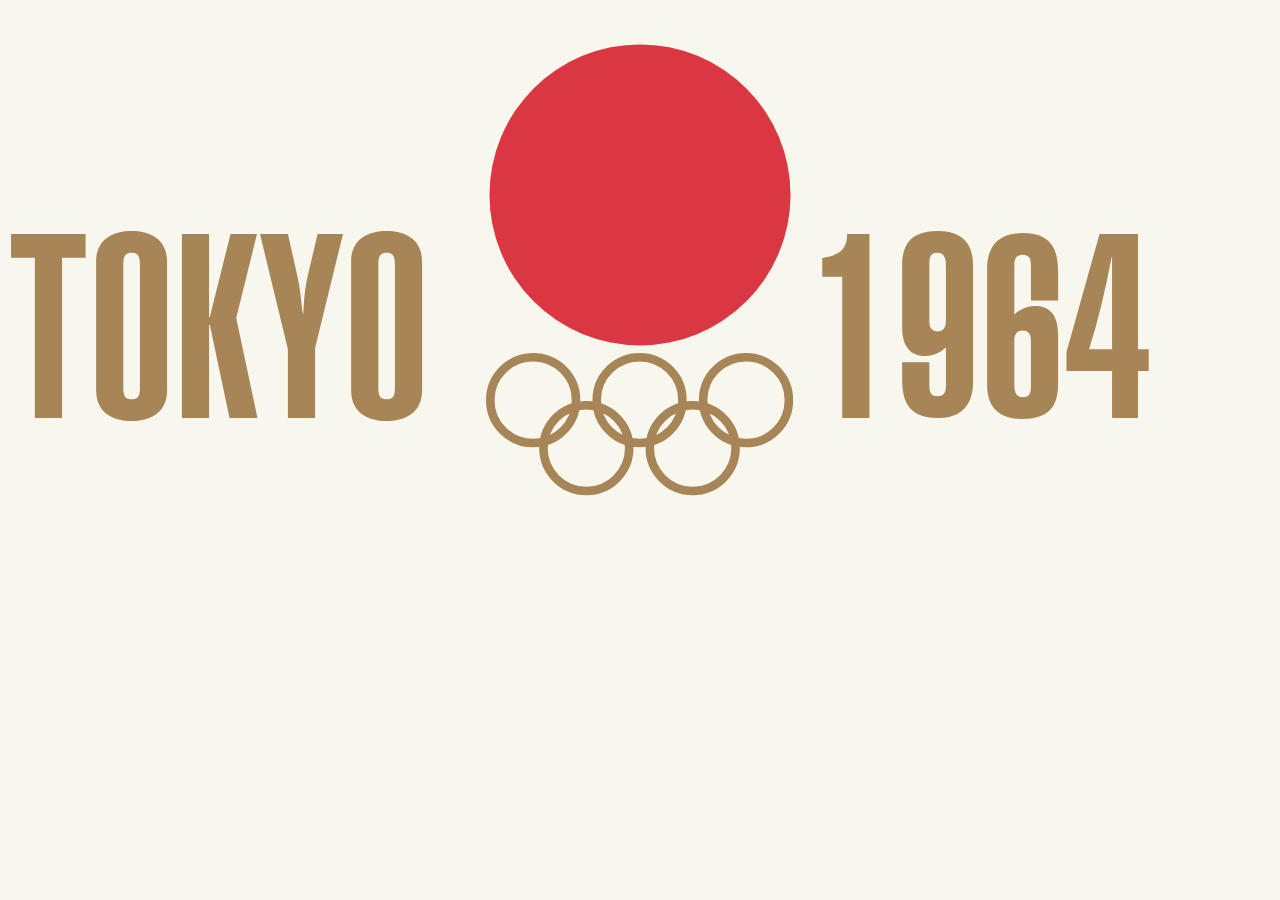
<file: index.html>
<!DOCTYPE html>
<html lang="en">
  <head>
    <meta charset="UTF-8"/>
    <title>Tokyo Olympics 1964</title>
    <link rel="stylesheet" type="text/css"/>
    <script type="text/javascript">

    </script>
    <link rel="stylesheet" href="poster-styles.css"/>
    <meta content="width=device-width, initial-scale=1" name="viewport" />
  </head>
  <style>
  /* svg#fuji2 {
    opacity: 0;
  } */
  </style>

  <body>

    <div class="wrapper">
      <div id="showcase1" class="box1">
         <h1 class="textgradient">TOKYO</h1>
      </div>
          <div></div>
          <div class="box-5"></div>
          <div class="box-6"></div>
            <div class="box-7">
              <h1 class="headers1 textgradient">TOKYO</h1>
              <h1 class="headers2 textgradient">1964</h1>
            </div>


          <div class="box-4">

          </div>

      <div class="box2">

        <svg class="fujisun" xmlns="http://www.w3.org/2000/svg" viewBox="0 0 431.8 431.82">

          <svg class="fuji toggle" id="fuji2" xmlns="http://www.w3.org/2000/svg" viewBox="0 -40 430 1">
                <polygon points="0 101.33 111.15 68.93 154.35 45.46 203.61 7.05 224.04 5.94 230.35 2.31 234.93 5.94 304 53 337.05 70.04 406.98 94.28 424.9 91.87 442.09 97.11 442.07 171.49 0 171.49 0 101.33" fill="#37458c"/>
                <polygon points="111.35 67.49 88.81 99.79 121.67 76.12 105.64 99.79 127.43 81.5 118.58 99.79 153.67 72.35 145.69 88.55 165.68 75.21 183.25 100.49 201.26 68.3 198.48 86.87 216.8 71.93 206.34 89.95 254.36 71.09 307.52 81.78 307.83 72.35 343.79 94 338.59 77.73 400.74 91.99 337.91 68.93 305.05 52.17 235.8 4.82 230.32 0 223.36 4.19 203.58 5.55 153.36 44 111.35 67.49" fill="#fff"/>
          </svg>

              <clipPath id="clipCircle">
              <circle class="mobiel-circle" cx="215.91" cy="215.91" r="315.91" fill="#db3742"/>  <!-- 215.91" cy="215.91" r="215.91 -->
              <clipPath>
        </svg>

        <!-- <svg id="picto1" width="80px" x="20px" y="-145px" xmlns="http://www.w3.org/2000/svg" viewBox="0 0 224.11 86.37">
            <path d="M139.35,280.7l88.49-25.33s6.33-1.18,12.12-11.15S280.6,208,284,207.61s-.47-2.29,14.1,3.7,44.49,18.41,44.49,18.41l20.12,8.37-3.35,11.72-33.14-8.31s-30.5-7.17-46,8.79l-13.49,19.88s7.91,2.58,12.14-3.6,9.36-14.45,20.85-12.88,17,9.45,17.55,14.25.31,13.25-4.17,17.53-10.53,10-20.33,0L284,274.75s-5.72,12.6-11.83,15.17-13.42,6.08-25.92-.67c0,0-8.5-5-11-14.75,0,0-6,16.7-23.25,18.85,0,0-21.75,2.15-27.75-20.1,0,0-5.41,15.64-17.83,18.7s-27.79-7.71-27.79-7.71Z" transform="translate(-138.63 -207.04)"/>
        </svg> -->

<svg xmlns="http://www.w3.org/2000/svg" viewBox="0 0 431.92 400.05">  <!-- 431.92 400.05 -->

    <svg id="picto1" width="80px" x="20px" y="-145px" xmlns="http://www.w3.org/2000/svg" viewBox="0 0 224.11 86.37">
          <path d="M139.35,280.7l88.49-25.33s6.33-1.18,12.12-11.15S280.6,208,284,207.61s-.47-2.29,14.1,3.7,44.49,18.41,44.49,18.41l20.12,8.37-3.35,11.72-33.14-8.31s-30.5-7.17-46,8.79l-13.49,19.88s7.91,2.58,12.14-3.6,9.36-14.45,20.85-12.88,17,9.45,17.55,14.25.31,13.25-4.17,17.53-10.53,10-20.33,0L284,274.75s-5.72,12.6-11.83,15.17-13.42,6.08-25.92-.67c0,0-8.5-5-11-14.75,0,0-6,16.7-23.25,18.85,0,0-21.75,2.15-27.75-20.1,0,0-5.41,15.64-17.83,18.7s-27.79-7.71-27.79-7.71Z" transform="translate(-138.63 -207.04)"/>
    </svg>

    <svg id="picto2" width="80px" x="175px" y="-145px" xmlns="http://www.w3.org/2000/svg" viewBox="0 0 60.78 35.9">
          <path d="M26.77,16c1,1.17,2,2.33,2.9,3.57s1.81,1.68,3.27.76c1.29-.81,2.75-1.36,4.67-2.29-.69,3.92-1.15,7.44-2,10.87-.46,1.92-2.16,1.94-3.82,1.41-3.1-1-6.18-2.12-9.33-2.95a6,6,0,0,0-3.68.25C13.43,30,8.13,32.51,2.8,35c-.71.33-1.45.61-2.17.91L0,35.33c.69-1,1.19-2.29,2.12-3,3-2.21,6.27-4.14,9.33-6.32a22.9,22.9,0,0,0,3-3.08c.21-.23.39-.69.61-.71C19.81,21.94,22.32,17.55,26.77,16Z"/>
          <path d="M43.88,25.11c-.21-3.09-.42-5.76-.57-8.43-.06-1.12-.1-2-1.62-2.21a2.76,2.76,0,0,1-1.93-1.79c-.09-.66.76-1.68,1.45-2.18a14.58,14.58,0,0,1,4.08-2.17c1.12-.33,2.82-.47,3.57.14A4.7,4.7,0,0,1,50.13,12a85.2,85.2,0,0,1-1.55,8.43H59.87c-1,1-1.43,2-2,2.1C53.29,23.49,48.72,24.25,43.88,25.11Z"/>
          <path d="M25.07,7C28,4.73,30.85,2.39,33.79.15a2,2,0,0,1,1.57,0c3.32,1.28,6.61,2.61,10,4-4,2.86-5.51,3-9.16.66-1.33-.87-2.39-1.09-3.74-.11a29.2,29.2,0,0,1-4.39,2.64,9.64,9.64,0,0,1-2.73.47Z"/>
          <path d="M60.78,5.69a4,4,0,0,1-3.86,4,4.22,4.22,0,0,1-4-4.11,3.84,3.84,0,0,1,3.73-3.78A4,4,0,0,1,60.78,5.69Z"/>
    </svg>

    <svg id="picto3" width="80px" x="325px" y="-145px" xmlns="http://www.w3.org/2000/svg" viewBox="0 0 63.58 35.2">
          <path d="M25.33,7.62c.48,1,.66,1.42.92,1.82,1.93,2.93,3.07,3.09,5.64.83.85-.76,1.72-1.5,2.87-2.5,2,2.36,4.2,4.56,6,7,1.53,2.11.25,4.25-2.64,4.55-3.17.33-6.37.28-9.52.69a4.63,4.63,0,0,0-3,1.86c-1.71,2.77-3,5.77-4.65,8.6-.38.68-1.28,1.06-1.94,1.58l-.54-.58Z"/>
          <path d="M30.09,0C36,0,41.29,0,46.58.05c3.05.05,4.28,1.61,4.31,4.7,0,4.89.23,9.78.29,14.67a5.28,5.28,0,0,1-.53,1.6c-.43-.41-1.07-.74-1.25-1.25-1-2.65-1.85-5.35-2.81-8a2.27,2.27,0,0,0-.9-1,2.15,2.15,0,0,0-1.17-.32C37.56,10.64,34,5.86,30.09,0Z"/>
          <path d="M46.27,14.81c-4.9,5.49-5.89,10.1-3.38,14.28a10.42,10.42,0,0,0,11.53,5c4.6-1,8.14-4.83,8.21-9.46.11-7.26-4.27-10.54-11.48-11.27,4-1.57,10.27,2.19,11.87,7.08,1.86,5.65-1.07,11.65-7.05,14-5.56,2.2-11.8-.52-14.39-6.28A10.44,10.44,0,0,1,46.27,14.81Z"/>
          <path d="M56.23,8.17A3.9,3.9,0,0,1,52.5,4.64,3.87,3.87,0,0,1,56.06.69,3.69,3.69,0,0,1,60,4.2,3.72,3.72,0,0,1,56.23,8.17Z"/>
          <path d="M17.9,32.64c-3.1,3-8,3.29-12.22.86S-.77,26.22.23,21.88A11.6,11.6,0,0,1,11,12.7c4.14-.22,8.74,2.39,9.8,5.77-2-2.39-4.31-4.29-7.46-4.73A10.52,10.52,0,0,0,4.59,16C1,19.1-.33,24.11,1.74,28a12.54,12.54,0,0,0,4.14,4.64,11.93,11.93,0,0,0,6,1.52C13.89,34.13,15.88,33.18,17.9,32.64Z"/>
    </svg>

    <svg id="picto4" width="80px" x="100px" y="-55px" xmlns="http://www.w3.org/2000/svg" viewBox="0 0 58.52 33.63">
          <path d="M16.83,31.44c.44-2.3,1.15-4,1-5.62-.22-2.1.92-2.88,2.33-3.79,5-3.18,9.86-6.4,14.79-9.62a3,3,0,0,0,1.31-1.6L33.32,12c-7.21,2.85-14.41,5.73-21.64,8.53a3.65,3.65,0,0,0-2.77,3.7C8.74,28,6.48,30.89,3.52,33.14a2.8,2.8,0,0,1-2.43.34A2.73,2.73,0,0,1,0,31.31,123,123,0,0,1,1,18.87a5,5,0,0,1,2.72-3.08C15.69,10.57,28.3,8.07,41.18,6.72a2.64,2.64,0,0,1,2,.9c.21.26-.18,1.32-.58,1.76-4,4.36-7.64,9-12.06,12.86C26.47,25.73,21.63,28.27,16.83,31.44Z"/>
          <path d="M58.51,4.58A4.93,4.93,0,0,1,53.92,9.4a4.85,4.85,0,0,1-4.85-4.55A5.07,5.07,0,0,1,53.69,0,4.93,4.93,0,0,1,58.51,4.58Z"/>
          <path d="M7.16,10.22A4.68,4.68,0,0,1,11,5.57a4.43,4.43,0,0,1,4.8,2.91,2.24,2.24,0,0,1-.78,2,31.45,31.45,0,0,1-5.69,2.13C7.05,13.21,7.55,11.17,7.16,10.22Z"/>
    </svg>

    <svg id="picto5" width="80px" x="250px" y="-55px" xmlns="http://www.w3.org/2000/svg" viewBox="0 0 57.67 31.82">
          <path d="M0,31.81c-.46-5,3.45-9.06,8.8-9.21,3-.09,6.05.13,9.06,0A3,3,0,0,0,20,21.25c1.46-2.73,2.72-5.57,4.06-8.37,2.56-5.31,5-6.05,10.54-3L30.73,22.58c1.95,1,3,.37,3.89-1.26a53.75,53.75,0,0,1,4.58-7.49c1.36-1.74,3.37-3,5.07-4.44,1.21-1,2.38-2.1,3.87-3.42-.89,2.44.43,3.17,2.11,4.16a79.55,79.55,0,0,1,7.42,5.46c-1.27,3.56-1.27,3.56-4.77,2.95-5.16-.9-5.17-.9-6.11,4.22-.4,2.16-.86,4.33-1.06,6.51-.17,1.76-.89,2.3-2.64,2.3-10.05,0-20.1.16-30.15.23C8.63,31.83,4.32,31.81,0,31.81Z"/>
          <path d="M38.75,3.88A4.1,4.1,0,0,1,34.54,8a3.75,3.75,0,0,1-3.85-3.83A4,4,0,0,1,34.56,0,4.11,4.11,0,0,1,38.75,3.88Z"/>

  </svg>
        <circle class="ring1" cx="66.3" cy="66.3" r="60.3"/>
        <circle class="ring2" cx="215.94" cy="66.3" r="60.3"/>
        <circle class="ring3" cx="365.61" cy="66.3" r="60.3"/>
        <circle class="ring4" cx="141.07" cy="133.75" r="60.3"/>
        <circle class="ring5" cx="290.62" cy="133.75" r="60.3"/>
</svg>

</div>


<div id="showcase2" class="box3">
  <h1 class="textgradient">1964</h1>
</div>

    </div>
    <script>
    // function fadeIn(el){
    // 	var elem = document.getElementById(el);
    // 	elem.style.transition = "opacity 1.5s ease-in 0.1s";
    // 	elem.style.opacity = 1;
    // }
    // function fadeOut(el){
    // 	var elem = document.getElementById(el);
    // 	elem.style.transition = "opacity 1s linear 0s";
    // 	elem.style.opacity = 0;
    // }

    // var test = document.getElementById('fuji2')
    // test.onclick = function() {
    //   test.classList.toggle('toggle')
    // }

    window.onload = function() {
      var test = document.getElementById('fuji2')
      test.onclick = function() {
      test.classList.toggle('toggle')
      }
    };

    //
    // document.onkeyup = function (e) {
    // console.log(pictostyle);
    // if (e.keycode === 90) {
    //     var pictostyle = document.getElementById("picto1").classList.toggle("picostyle");
    // }

    var pictostyle = document.getElementById("picto1");
    document.addEventListener('keypress', function(e) {
      if(e.keyCode === 122) {
        pictostyle.classList.toggle("pictostyle");
      }
    })

    var pictostyle2 = document.getElementById("picto2");
    document.addEventListener('keypress', function(e) {
      if(e.keyCode === 104) {
        pictostyle2.classList.toggle("pictostyle2");
      }
    })

    var pictostyle3 = document.getElementById("picto3");
    document.addEventListener('keypress', function(e) {
      if(e.keyCode === 119) {
        pictostyle3.classList.toggle("pictostyle3");
      }
    })

    var pictostyle4 = document.getElementById("picto4");
    document.addEventListener('keypress', function(e) {
      if(e.keyCode === 118) {
        pictostyle4.classList.toggle("pictostyle4");
      }
    })

    var pictostyle5 = document.getElementById("picto5");
    document.addEventListener('keypress', function(e) {
      if(e.keyCode === 112) {
        pictostyle5.classList.toggle("pictostyle5");
      }
    })

    </script>
  </body>

</html>
</file>
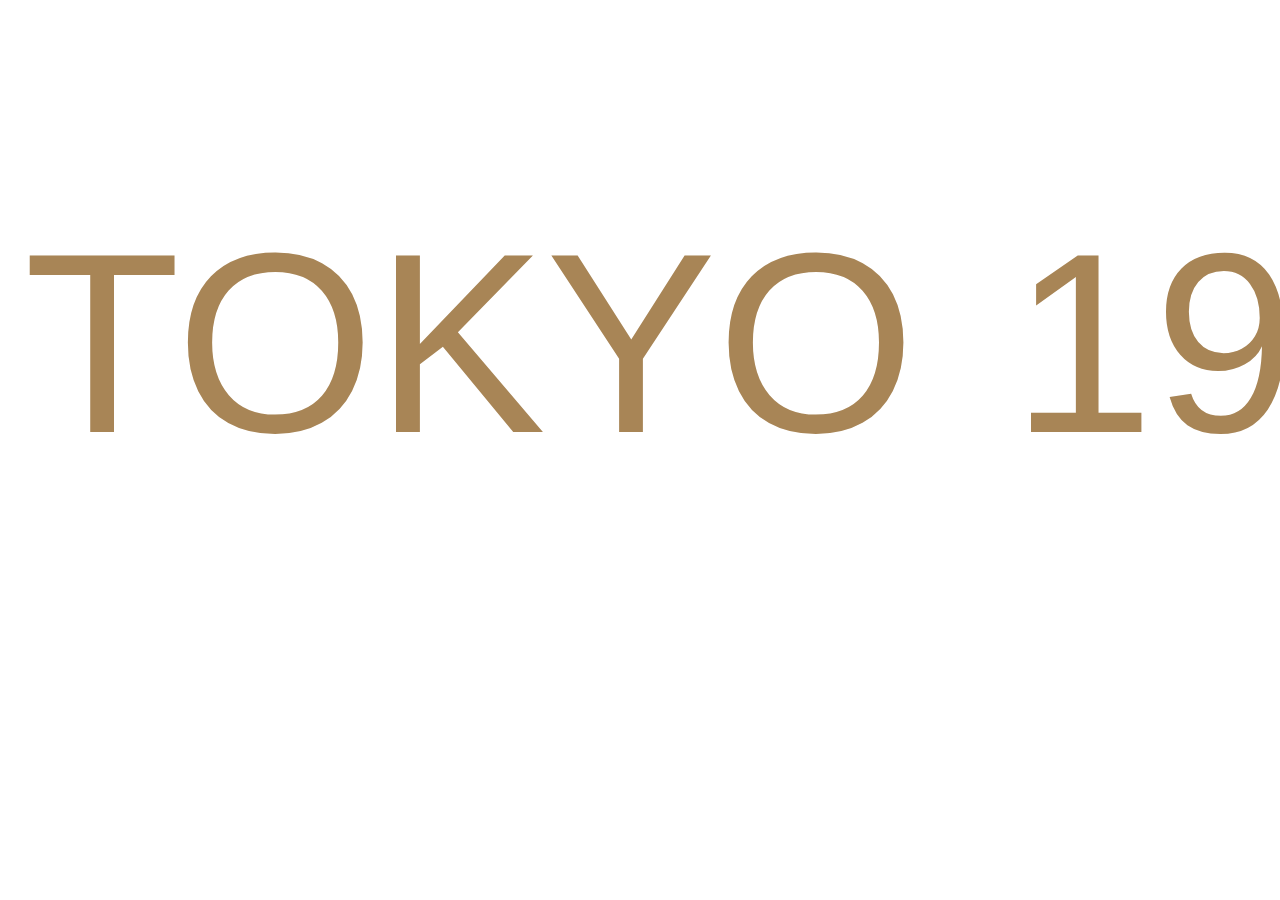
<file: Poster/index.html>
<!DOCTYPE html>
<html lang="en">
  <head>
    <meta charset="UTF-8"/>
    <title>Tokyo Olympics 1964</title>
    <link href="https://db.onlinewebfonts.com/c/74fc282ac1937b053f409b3b70eb1bb6?family=Helvetica" rel="stylesheet" type="text/css"/>
    <link rel="stylesheet" href="poster-styles.css"/>

  </head>

  <body>
    <div class="wrapper">

      <div class="box1">
        <h1>TOKYO</h1>
      </div>

      <div class="box2">
        <svg xmlns="http://www.w3.org/2000/svg" viewBox="0 0 431.8 431.82">
          <title>
            Cirkel
          </title>
    <g data-name="Cirkel">
      <g>
        <circle cx="215.91" cy="215.91" r="115.91" fill="#db3742"/>  <!-- 215.91" cy="215.91" r="215.91 -->
      </g>
    </g>
  </svg>

  <svg  xmlns="http://www.w3.org/2000/svg" viewBox="0 0 431.92 400.05">  <!-- 431.92 400.05 -->
    <defs>
      <!-- <style>
        .cls-1{fill:none;stroke:#a88556;stroke-miterlimit:10;stroke-width:12px}
      </style> -->
    </defs>
      <title>
        Ringen_los
      </title>
    <g id="Ringen" data-name="Ringen">
      <g id="Ringen" data-name="Ringen">
        <circle class="ring1" cx="66.3" cy="66.3" r="60.3"/>
        <circle class="ring2" cx="215.94" cy="66.3" r="60.3"/>
        <circle class="ring3" cx="365.61" cy="66.3" r="60.3"/>
        <circle class="ring4" cx="141.07" cy="133.75" r="60.3"/>
        <circle class="ring5" cx="290.62" cy="133.75" r="60.3"/>
      </g>
    </g>
  </svg>
<!--  Ringen
<svg xmlns="http://www.w3.org/2000/svg" viewBox="0 0 435.2 435.2">
  <defs>
    <style>
      .cls-1,.cls-2{fill:none;stroke:#f7f7ed;stroke-miterlimit:10}.cls-2{fill:#a88556}
    </style>
  </defs>
  <title>
    Ringen
  </title>
  <g id="Ringen" data-name="Laag 2">
    <g id="Ringen">
      <path class="cls-1" d="M316.93,87.41a54.11,54.11,0,0,0,25.65,28.51A54.11,54.11,0,0,0,316.93,87.41Z"/>
      <path class="cls-1" d="M283.41,82.16a67.55,67.55,0,0,1-45,49.9c-.07,1.1-.12,2.21-.12,3.32a54,54,0,1,0,107.91,0c0-1.14,0-2.27-.12-3.4a67.53,67.53,0,0,1-44.75-49.77,53.62,53.62,0,0,0-17.93,0Z"/>
      <path class="cls-1" d="M217.49,14a54,54,0,0,0-54,54c0,1.12.05,2.23.11,3.33a67.55,67.55,0,0,1,45,49.89,53.23,53.23,0,0,0,17.69,0,67.55,67.55,0,0,1,45-49.89c.06-1.1.11-2.21.11-3.33A54,54,0,0,0,217.49,14Z"/>
      <path class="cls-1" d="M267.86,87.27a54.15,54.15,0,0,0-26,28.79A54.11,54.11,0,0,0,267.86,87.27Z"/>
      <path class="cls-1" d="M167.11,87.27a54.11,54.11,0,0,0,26,28.79A54.11,54.11,0,0,0,167.11,87.27Z"/>
      <path class="cls-1" d="M67.94,14a54,54,0,1,0,8.85,107.17,67.54,67.54,0,0,1,45-49.89c.07-1.1.12-2.21.12-3.33A54,54,0,0,0,67.94,14Z"/>
      <path class="cls-1" d="M133.87,82.16a67.56,67.56,0,0,1-45,49.9c-.06,1.1-.11,2.21-.11,3.32a54,54,0,1,0,107.91,0c0-1.11,0-2.22-.11-3.32a67.56,67.56,0,0,1-45-49.9,53.95,53.95,0,0,0-17.69,0Z"/>
      <path class="cls-1" d="M118.32,87.27a54.11,54.11,0,0,0-26,28.79A54.15,54.15,0,0,0,118.32,87.27Z"/>
      <path class="cls-1" d="M358.17,121.12A53.95,53.95,0,1,0,313.3,67.94c0,1.15.05,2.28.12,3.41A67.52,67.52,0,0,1,358.17,121.12Z"/>
      <path class="cls-2" d="M346.21,135.38a54,54,0,1,1-107.91,0c0-1.11,0-2.22.12-3.32a53.83,53.83,0,0,1,29.44-44.79,53.53,53.53,0,0,0,3.47-16A67.33,67.33,0,0,0,224.83,135c0,.14,0,.27,0,.4a67.44,67.44,0,1,0,134.88,0c0-.14,0-.28,0-.43a66.68,66.68,0,0,1-13.6-3C346.16,133.11,346.21,134.24,346.21,135.38Z"/>
      <path class="cls-2" d="M292.26,81.43a54.45,54.45,0,0,1,9.08.78,53.13,53.13,0,0,1,15.59,5.2,54.11,54.11,0,0,1,25.65,28.51,53.73,53.73,0,0,0,15.59,5.2,67.52,67.52,0,0,0-44.75-49.77,68.59,68.59,0,0,0-21.16-3.41,68.41,68.41,0,0,0-7.34.41,67.46,67.46,0,0,1-1.51,13.81A54.86,54.86,0,0,1,292.26,81.43Z"/>
      <path class="cls-2" d="M196.67,135.38a54,54,0,1,1-107.91,0c0-1.11,0-2.22.11-3.32a53.53,53.53,0,0,1,3.47-16,54.11,54.11,0,0,1,26-28.79,53.83,53.83,0,0,0,3.46-16A67.41,67.41,0,0,0,75.28,135c0,.14,0,.27,0,.4a67.45,67.45,0,1,0,134.89,0c0-.13,0-.26,0-.4a67,67,0,0,1-13.59-2.92C196.62,133.16,196.67,134.27,196.67,135.38Z"/>
      <path class="cls-2" d="M142.71,81.43a54.86,54.86,0,0,1,8.85.73,53.42,53.42,0,0,1,15.55,5.11,54.11,54.11,0,0,1,26,28.79,53.4,53.4,0,0,0,15.55,5.1,67.38,67.38,0,0,0-58.59-52.81,65.91,65.91,0,0,0-14.68,0,66.77,66.77,0,0,1-1.5,13.81A54.83,54.83,0,0,1,142.71,81.43Z"/>
      <path class="cls-2" d="M367.25.5a67.45,67.45,0,0,0-67.44,67.44c0,.15,0,.29,0,.44a66.68,66.68,0,0,1,13.6,3c-.07-1.13-.12-2.26-.12-3.41a53.92,53.92,0,1,1,3.63,19.47,53.13,53.13,0,0,0-15.59-5.2A67.53,67.53,0,0,0,346.09,132a68,68,0,0,0,21.16,3.4A67.44,67.44,0,1,0,367.25.5Z"/>
      <path class="cls-2" d="M163.53,67.94a54,54,0,0,1,107.91,0c0,1.12-.05,2.23-.11,3.33a53.53,53.53,0,0,1-3.47,16,54.11,54.11,0,0,1-26,28.79,53.83,53.83,0,0,0-3.46,16,67.42,67.42,0,0,0,46.5-63.71c0-.14,0-.27,0-.41a67.45,67.45,0,0,0-134.89,0c0,.14,0,.27,0,.41a67,67,0,0,1,13.59,2.92C163.58,70.17,163.53,69.06,163.53,67.94Z"/>
      <path class="cls-2" d="M217.49,121.9a54,54,0,0,1-50.38-34.63,53.42,53.42,0,0,0-15.55-5.11A67.38,67.38,0,0,0,210.15,135a67.54,67.54,0,0,0,14.68,0,66.94,66.94,0,0,1,1.5-13.82A53.71,53.71,0,0,1,217.49,121.9Z"/>
      <path class="cls-2" d="M67.94,121.9a54,54,0,1,1,54-54c0,1.12-.05,2.23-.12,3.33a53.83,53.83,0,0,1-29.44,44.79,53.53,53.53,0,0,0-3.47,16,67.56,67.56,0,0,0,45-49.9,66.77,66.77,0,0,0,1.5-13.81c0-.14,0-.27,0-.41a67.44,67.44,0,1,0-67.44,67.44,68.42,68.42,0,0,0,7.34-.4,67.64,67.64,0,0,1,1.51-13.82A53.74,53.74,0,0,1,67.94,121.9Z"/>
    </g>
  </g>
</svg>
-->
</div>
<!--
<div class="box2 cirkel">
<svg xmlns="http://www.w3.org/2000/svg" viewBox="0 0 2000 700">  <!-- 0 0 435.2 638.99 = original
  <defs>
    <style>
      .cls-1,.cls-2{fill:none;stroke:#f7f7ed;stroke-miterlimit:10}.cls-2{fill:#a88556}
    </style>
  </defs>
  <title>
    Poster
  </title>
  <g id="Cirkel">
    <circle cx="217.57" cy="215.91" r="215.91" fill="#db3742"/>
  </g>
  <g id="Ringen">
    <path class="cls-1" d="M397,533.7a54.14,54.14,0,0,0,25.64,28.51A54.14,54.14,0,0,0,397,533.7Z" transform="translate(-80.06 -10.63)"/>
    <path class="cls-1" d="M363.48,528.45a67.56,67.56,0,0,1-45,49.9c-.07,1.1-.11,2.21-.11,3.32a54,54,0,1,0,107.9,0c0-1.14,0-2.27-.11-3.4A67.55,67.55,0,0,1,381.4,528.5a54.27,54.27,0,0,0-9.08-.78A54.83,54.83,0,0,0,363.48,528.45Z" transform="translate(-80.06 -10.63)"/>
    <path class="cls-1" d="M297.55,460.28a53.94,53.94,0,0,0-54,54c0,1.12,0,2.23.11,3.33a67.52,67.52,0,0,1,45,49.89,53.23,53.23,0,0,0,17.69,0,67.53,67.53,0,0,1,45-49.89c.07-1.1.11-2.21.11-3.33A53.94,53.94,0,0,0,297.55,460.28Z" transform="translate(-80.06 -10.63)"/>
    <path class="cls-1" d="M347.92,533.56a54.09,54.09,0,0,0-26,28.79A54.09,54.09,0,0,0,347.92,533.56Z" transform="translate(-80.06 -10.63)"/>
    <path class="cls-1" d="M247.17,533.56a54.15,54.15,0,0,0,26,28.79A54.11,54.11,0,0,0,247.17,533.56Z" transform="translate(-80.06 -10.63)"/>
    <path class="cls-1" d="M148,460.28a54,54,0,1,0,8.84,107.17,67.53,67.53,0,0,1,45-49.89c.06-1.1.11-2.21.11-3.33A54,54,0,0,0,148,460.28Z" transform="translate(-80.06 -10.63)"/>
    <path class="cls-1" d="M213.93,528.45a67.55,67.55,0,0,1-45,49.9c-.07,1.1-.12,2.21-.12,3.32a54,54,0,1,0,107.91,0c0-1.11,0-2.22-.11-3.32a67.56,67.56,0,0,1-45-49.9,53.95,53.95,0,0,0-17.69,0Z" transform="translate(-80.06 -10.63)"/>
    <path class="cls-1" d="M198.38,533.56a54.15,54.15,0,0,0-26,28.79A54.11,54.11,0,0,0,198.38,533.56Z" transform="translate(-80.06 -10.63)"/>
    <path class="cls-1" d="M438.24,567.41a53.95,53.95,0,1,0-44.88-53.18c0,1.15.05,2.28.12,3.41A67.53,67.53,0,0,1,438.24,567.41Z" transform="translate(-80.06 -10.63)"/>
    <path class="cls-2" d="M426.27,581.67a54,54,0,1,1-107.9,0c0-1.11,0-2.22.11-3.32a53.53,53.53,0,0,1,3.47-16,54.09,54.09,0,0,1,26-28.79,53.53,53.53,0,0,0,3.47-16,67.53,67.53,0,0,0-45,49.89,68.35,68.35,0,0,0-1.5,13.82c0,.14,0,.27,0,.4a67.44,67.44,0,1,0,134.88,0c0-.14,0-.28,0-.43a66.58,66.58,0,0,1-13.59-3C426.23,579.4,426.27,580.53,426.27,581.67Z" transform="translate(-80.06 -10.63)"/>
    <path class="cls-2" d="M372.32,527.72a54.27,54.27,0,0,1,9.08.78,53.29,53.29,0,0,1,15.6,5.2,54.14,54.14,0,0,1,25.64,28.51,53.79,53.79,0,0,0,15.6,5.2,67.53,67.53,0,0,0-44.76-49.77,66.53,66.53,0,0,0-13.6-3,67.32,67.32,0,0,0-7.56-.44,68.41,68.41,0,0,0-7.34.41,68.17,68.17,0,0,1-1.5,13.81A54.83,54.83,0,0,1,372.32,527.72Z" transform="translate(-80.06 -10.63)"/>
    <path class="cls-2" d="M276.73,581.67a54,54,0,1,1-107.91,0c0-1.11.05-2.22.12-3.32a53.83,53.83,0,0,1,29.44-44.79,53.53,53.53,0,0,0,3.47-16,67.33,67.33,0,0,0-46.5,63.71c0,.14,0,.27,0,.4a67.44,67.44,0,1,0,134.88,0c0-.13,0-.26,0-.4a67.19,67.19,0,0,1-13.59-2.92C276.69,579.45,276.73,580.56,276.73,581.67Z" transform="translate(-80.06 -10.63)"/>
    <path class="cls-2" d="M222.78,527.72a54.83,54.83,0,0,1,8.84.73,53.42,53.42,0,0,1,15.55,5.11,54.11,54.11,0,0,1,26,28.79,53.5,53.5,0,0,0,15.55,5.1,67.52,67.52,0,0,0-45-49.89,66.66,66.66,0,0,0-13.59-2.92,65.91,65.91,0,0,0-14.68,0,67.46,67.46,0,0,1-1.51,13.81A54.86,54.86,0,0,1,222.78,527.72Z" transform="translate(-80.06 -10.63)"/>
    <path class="cls-2" d="M447.32,446.79a67.44,67.44,0,0,0-67.45,67.44c0,.15,0,.29,0,.44a66.53,66.53,0,0,1,13.6,3c-.07-1.13-.12-2.26-.12-3.41A54,54,0,1,1,397,533.7a53.29,53.29,0,0,0-15.6-5.2,67.55,67.55,0,0,0,44.76,49.77,66.58,66.58,0,0,0,13.59,3,67.44,67.44,0,1,0,7.57-134.45Z" transform="translate(-80.06 -10.63)"/>
    <path class="cls-2" d="M243.6,514.23a53.95,53.95,0,1,1,107.9,0c0,1.12,0,2.23-.11,3.33a53.53,53.53,0,0,1-3.47,16,54.09,54.09,0,0,1-26,28.79,53.53,53.53,0,0,0-3.47,16A67.35,67.35,0,0,0,365,514.64c0-.14,0-.27,0-.41a67.44,67.44,0,0,0-134.88,0c0,.14,0,.27,0,.41a66.66,66.66,0,0,1,13.59,2.92C243.64,516.46,243.6,515.35,243.6,514.23Z" transform="translate(-80.06 -10.63)"/>
    <path class="cls-2" d="M297.55,568.19a54,54,0,0,1-50.38-34.63,53.42,53.42,0,0,0-15.55-5.11,67.38,67.38,0,0,0,58.59,52.82,67.54,67.54,0,0,0,14.68,0,68.35,68.35,0,0,1,1.5-13.82A53.62,53.62,0,0,1,297.55,568.19Z" transform="translate(-80.06 -10.63)"/>
    <path class="cls-2" d="M148,568.19a54,54,0,1,1,54-54c0,1.12-.05,2.23-.11,3.33a53.53,53.53,0,0,1-3.47,16,54.11,54.11,0,0,1-26,28.79,53.83,53.83,0,0,0-3.46,16,67.42,67.42,0,0,0,46.5-63.71c0-.14,0-.27,0-.41A67.45,67.45,0,1,0,148,581.67a68.57,68.57,0,0,0,7.34-.4,66.94,66.94,0,0,1,1.5-13.82A53.71,53.71,0,0,1,148,568.19Z" transform="translate(-80.06 -10.63)"/>
  </g>
</svg>
</div>
-->
<div class="box3">
  <h1>1964</h1>
</div>

    </div>
  </body>

</html>
</file>
<file: poster-styles.css>
/* @import url(https://db.onlinewebfonts.com/c/74fc282ac1937b053f409b3b70eb1bb6?family=Helvetica); */

@font-face {
  src: url("./fonts/Helvetica_Ultra_Compressed.woff") format("woff");
  font-family: "Helvetica";
  font-style: normal;
  font-weight: normal;
}

h1 {
  font-family: "Helvetica";
  font-style: normal;
  font-weight: normal;
  font-size: 20vw;
  color: #a88556;
}
body {
  background-color: #f7f7ed;
}

.wrapper > div {          /* light gold background */
  /* background: #f7f7ed; */
  /* padding: 1em; */
}

.wrapper {
  display: grid;
  grid-template-columns: 1fr 24vw 1fr;
  grid-template-rows: minmax(100px, auto);
  grid-template-areas: "box1 box2 box3";
  grid-gap: 1em;
  align-items: flex-end;

}

/* @media screen and (min-width: 375px){ */


@media screen and (min-width: 376px) {
  .headers1 {
    display: none;
  }
  .headers2 {
    display: none;
  }
}

@media screen and (max-width: 375px) {

  .mobiel-circle {
    r: 215;
  }
  .wrapper {
    grid-gap: 0em;
    display: grid;
    grid-template-columns: 1fr ;
    grid-template-rows: minmax(100px, auto);
  }
  .box2 {
    width: 100vw;
    justify-self: center;
    align-self: start;
    margin-top: 0px;
    height: 450px;
  }
  .box1 {
    align-self: end;
    display: none;
  }
  .box-4 {
    display: none;
  }
  .box3 {
    align-self: end;
    display: none;
  }
  h1 {
    font-size: 30vw;
  }
  .box-7 {
    /* margin-top: -100px; */
    align-self: start;
  }
  .headers2 {
    text-align: end;
  }
}

/* //////einde mobiel query */


.box1 {
  grid-area: box1;
}
.box2 {
  grid-area: box2;
  /* align-self: center; */
  margin-top: 0px;
}
.box3 {
  grid-area: box3;
}
.box-4 {

}
.box-7 {
  display: grid;
  grid-template-columns: 1fr 1fr ;
  grid-template-rows: minmax(100px, auto);
}

.mobiel-circle {
  r: 212;
}

.headers {
  justify-self: center;
  /* align-self: top; */
}

.ring1 {
  fill: none;
  stroke: #a88556;
  stroke-miterlimit: 10;
  stroke-width: 12px;
}
.ring2 {
  fill: none;
  stroke: #a88556;
  stroke-miterlimit: 10;
  stroke-width: 12px;
}
.ring3 {
  fill: none;
  stroke: #a88556;
  stroke-miterlimit: 10;
  stroke-width: 12px;
}
.ring4 {
  fill: none;
  stroke: #a88556;
  stroke-miterlimit: 10;
  stroke-width: 12px;
}
.ring5 {
  fill: none;
  stroke: #a88556;
  stroke-miterlimit: 10;
  stroke-width: 12px;
}

.ring1:hover {
  stroke: #3e76ec;  /* blue */
  r: 50px;
  transition: ease-in-out 0.5s;
}
.ring2:hover {
  stroke: #000000;  /* black */
  r: 50px;
  transition: ease-in-out 0.5s;
}
.ring3:hover {
  stroke: #ff0000;  /* red */
  r: 50px;
  transition: ease-in-out 0.5s;
}
.ring4:hover {
  stroke: #ffce01;  /* yellow */
  r: 50px;
  transition: ease-in-out 0.5s;
}
.ring5:hover {
  stroke: #179a13;  /* green */
  r: 50px;
  transition: ease-in-out 0.5s;
}

.ring1 {
	-webkit-animation: ring1 1s ease-out both;
	animation: ring1 1s ease-out both;
}
@-webkit-keyframes ring1 {
  0% {-webkit-transform: translateY(1000px);
     transform: translateY(1000px);
     opacity: 0;}
 50% {-webkit-transform: translateY(500px);
     transform: translateY(500px);
     opacity: 0.5;}
100% {-webkit-transform: translateY(0);
     transform: translateY(0);
     opacity: 1;}
}
@keyframes ring1 {
  0% {-webkit-transform: translateY(1000px);
     transform: translateY(1000px);
     opacity: 0;}
 50% {-webkit-transform: translateY(500px);
     transform: translateY(500px);
     opacity: 0.5;}
100% {-webkit-transform: translateY(0);
     transform: translateY(0);
     opacity: 1;}
}

.ring2 {
	-webkit-animation: ring2 1.1s ease-out both;
	animation: ring2 1.1s ease-out both;
}
@-webkit-keyframes ring2 {
  0% {-webkit-transform: translateY(1000px);
     transform: translateY(1000px);
     opacity: 0;}
 50% {-webkit-transform: translateY(500px);
     transform: translateY(500px);
     opacity: 0.5;}
100% {-webkit-transform: translateY(0);
     transform: translateY(0);
     opacity: 1;}
}
@keyframes ring2 {
  0% {-webkit-transform: translateY(1000px);
     transform: translateY(1000px);
     opacity: 0;}
 50% {-webkit-transform: translateY(500px);
     transform: translateY(500px);
     opacity: 0.5;}
100% {-webkit-transform: translateY(0);
     transform: translateY(0);
     opacity: 1;}
}

.ring3 {
	-webkit-animation: ring3 1.2s ease-out both;
	animation: ring3 1.2s ease-out both;
}
@-webkit-keyframes ring3 {
  0% {-webkit-transform: translateY(1000px);
     transform: translateY(1000px);
     opacity: 0;}
 50% {-webkit-transform: translateY(500px);
     transform: translateY(500px);
     opacity: 0.5;}
100% {-webkit-transform: translateY(0);
     transform: translateY(0);
     opacity: 1;}
}
@keyframes ring3 {
  0% {-webkit-transform: translateY(1000px);
     transform: translateY(1000px);
     opacity: 0;}
 50% {-webkit-transform: translateY(500px);
     transform: translateY(500px);
     opacity: 0.5;}
100% {-webkit-transform: translateY(0);
     transform: translateY(0);
     opacity: 1;}
}

.ring4 {
	-webkit-animation: ring4 1.3s ease-out both;
	animation: ring4 1.3s ease-out both;
}
@-webkit-keyframes ring4 {
  0% {-webkit-transform: translateY(1000px);
     transform: translateY(1000px);
     opacity: 0;}
 50% {-webkit-transform: translateY(500px);
     transform: translateY(500px);
     opacity: 0.5;}
100% {-webkit-transform: translateY(0);
     transform: translateY(0);
     opacity: 1;}
}
@keyframes ring4 {
  0% {-webkit-transform: translateY(1000px);
     transform: translateY(1000px);
     opacity: 0;}
 50% {-webkit-transform: translateY(500px);
     transform: translateY(500px);
     opacity: 0.5;}
100% {-webkit-transform: translateY(0);
     transform: translateY(0);
     opacity: 1;}
}

.ring5 {
	-webkit-animation: ring5 1.4s ease-out both;
	animation: ring5 1.4s ease-out both;
}
@-webkit-keyframes ring5 {
  0% {-webkit-transform: translateY(1000px);
     transform: translateY(1000px);
     opacity: 0;}
 50% {-webkit-transform: translateY(500px);
     transform: translateY(500px);
     opacity: 0.5;}
100% {-webkit-transform: translateY(0);
     transform: translateY(0);
     opacity: 1;}
}
@keyframes ring5 {
  0% {-webkit-transform: translateY(1000px);
     transform: translateY(1000px);
     opacity: 0;}
 50% {-webkit-transform: translateY(500px);
     transform: translateY(500px);
     opacity: 0.5;}
100% {-webkit-transform: translateY(0);
     transform: translateY(0);
     opacity: 1;}
}

/* .mobiel-circle {
  -webkit-animation: mobiel-circle 1.5s both;
	animation: mobiel-circle 1.5s both;
}

@-webkit-keyframes mobiel-circle {
  0% {
    -webkit-transform: translateY(-500px);
            transform: translateY(-500px);
    -webkit-animation-timing-function: ease-in;
            animation-timing-function: ease-in;
    opacity: 0;
  }
  38% {
    -webkit-transform: translateY(0);
            transform: translateY(0);
    -webkit-animation-timing-function: ease-out;
            animation-timing-function: ease-out;
    opacity: 1;
  }
  55% {
    -webkit-transform: translateY(-65px);
            transform: translateY(-65px);
    -webkit-animation-timing-function: ease-in;
            animation-timing-function: ease-in;
  }
  72% {
    -webkit-transform: translateY(0);
            transform: translateY(0);
    -webkit-animation-timing-function: ease-out;
            animation-timing-function: ease-out;
  }
  81% {
    -webkit-transform: translateY(-28px);
            transform: translateY(-28px);
    -webkit-animation-timing-function: ease-in;
            animation-timing-function: ease-in;
  }
  90% {
    -webkit-transform: translateY(0);
            transform: translateY(0);
    -webkit-animation-timing-function: ease-out;
            animation-timing-function: ease-out;
  }
  95% {
    -webkit-transform: translateY(-8px);
            transform: translateY(-8px);
    -webkit-animation-timing-function: ease-in;
            animation-timing-function: ease-in;
  }
  100% {
    -webkit-transform: translateY(0);
            transform: translateY(0);
    -webkit-animation-timing-function: ease-out;
            animation-timing-function: ease-out;
  }
}
@keyframes mobiel-circle {
  0% {
    -webkit-transform: translateY(-500px);
            transform: translateY(-500px);
    -webkit-animation-timing-function: ease-in;
            animation-timing-function: ease-in;
    opacity: 0;
  }
  38% {
    -webkit-transform: translateY(0);
            transform: translateY(0);
    -webkit-animation-timing-function: ease-out;
            animation-timing-function: ease-out;
    opacity: 1;
  }
  55% {
    -webkit-transform: translateY(-65px);
            transform: translateY(-65px);
    -webkit-animation-timing-function: ease-in;
            animation-timing-function: ease-in;
  }
  72% {
    -webkit-transform: translateY(0);
            transform: translateY(0);
    -webkit-animation-timing-function: ease-out;
            animation-timing-function: ease-out;
  }
  81% {
    -webkit-transform: translateY(-28px);
            transform: translateY(-28px);
    -webkit-animation-timing-function: ease-in;
            animation-timing-function: ease-in;
  }
  90% {
    -webkit-transform: translateY(0);
            transform: translateY(0);
    -webkit-animation-timing-function: ease-out;
            animation-timing-function: ease-out;
  }
  95% {
    -webkit-transform: translateY(-8px);
            transform: translateY(-8px);
    -webkit-animation-timing-function: ease-in;
            animation-timing-function: ease-in;
  }
  100% {
    -webkit-transform: translateY(0);
            transform: translateY(0);
    -webkit-animation-timing-function: ease-out;
            animation-timing-function: ease-out;
  }
} */

.zwem:hover {
	/* -webkit-animation: rotate1 1s both;
	animation: rotate1 1s both; */
  /* -webkit-animation: shake1 5s linear infinite both;
  animation: shake1 5s linear infinite both; */
}
/* @-webkit-keyframes rotate1 {
  0% {-webkit-transform: rotate(-360deg);
     transform: rotate(-360deg);
     opacity: 0;}
100% {-webkit-transform: rotate(0);
     transform: rotate(0);
     opacity: 1;}
}
@keyframes rotate1 {
  0% {-webkit-transform: rotate(-360deg);
     transform: rotate(-360deg);
     opacity: 0;}
100% {-webkit-transform: rotate(0);
     transform: rotate(0);
     opacity: 1;}
} */

/* @-webkit-keyframes shake1 {
  0% {
    -webkit-transform: translate(0);
            transform: translate(0);
  }
  20% {
    -webkit-transform: translate(-2px, 2px);
            transform: translate(-2px, 2px);
  }
  40% {
    -webkit-transform: translate(-2px, -2px);
            transform: translate(-2px, -2px);
  }
  60% {
    -webkit-transform: translate(2px, 2px);
            transform: translate(2px, 2px);
  }
  80% {
    -webkit-transform: translate(2px, -2px);
            transform: translate(2px, -2px);
  }
  100% {
    -webkit-transform: translate(0);
            transform: translate(0);
  }
}
@keyframes shake1 {
  0% {
    -webkit-transform: translate(0);
            transform: translate(0);
  }
  20% {
    -webkit-transform: translate(-2px, 2px);
            transform: translate(-2px, 2px);
  }
  40% {
    -webkit-transform: translate(-2px, -2px);
            transform: translate(-2px, -2px);
  }
  60% {
    -webkit-transform: translate(2px, 2px);
            transform: translate(2px, 2px);
  }
  80% {
    -webkit-transform: translate(2px, -2px);
            transform: translate(2px, -2px);
  }
  100% {
    -webkit-transform: translate(0);
            transform: translate(0);
  }
} */



.fujisun {
  -webkit-clip-path: circle(49% at 50% 50%);
  -moz-clip-path: circle(49% at 50% 49%);
  background-color: #db3742;
  transition: opacity 2s;
}


/* .box1 {
    margin-top: 0px;
    text-align: center;
    animation: fadein 2s;
    -moz-animation: fadein 2s;
    -webkit-animation: fadein 2s;
     /* animation-delay: 1s;
} */

#showcase1 {
  position: relative;
  animation-name: showcase1, fadein;
  animation-duration: 1.5s, 2s;
  animation-fill-mode: forwards;
  animation-timing-function: ease-in-out;
  -webkit-animation-timing-function: ease-in-out;
}
#showcase2 {
  position: relative;
  animation-name: showcase2, fadein;
  animation-duration: 1.5s, 2s;
  animation-fill-mode: forwards;
  animation-timing-function: ease-in-out;
  -webkit-animation-timing-function: ease-in-out;
}

.headers1 {
  position: relative;
  animation-name: headers1, fadein;
  animation-duration: 1.5s, 2s;
  animation-fill-mode: forwards;
  animation-timing-function: ease-in-out;
  -webkit-animation-timing-function: ease-in-out;
}
.headers2 {
  position: relative;
  animation-name: headers2, fadein;
  animation-duration: 1.5s, 2s;
  animation-fill-mode: forwards;
  animation-timing-function: ease-in-out;
  -webkit-animation-timing-function: ease-in-out;
}

/* fadein for web */
@keyframes fadein {
    0% {opacity: 0;}
    100% {opacity: 1;}
}
@-moz-keyframes fadein { /* Firefox */
    0% {opacity: 0;}
    100% {opacity: 1;}
}
@-webkit-keyframes fadein { /* Safari and Chrome */
    0% {opacity: 0;}
    100% {opacity: 1;}
}

/* position animation for web */
@keyframes showcase1 {
  0% {left: -1000px;}
  100% {left: 0px;}
}
@-webkit-keyframes showcase1 {
  0% {left: -1000px;}
  100% {left: 0px;}
}
@keyframes showcase2 {
  0% {left: 1000px;}
  100% {left: 0px;}
}
@-webkit-keyframes showcase2 {
  0% {right: 1000px;}
  100% {right: 0px;}
}

/* position animation for mobile */
@keyframes headers1 {
  0% {left: -800px;}
  100% {left: 0px;}
}
@-webkit-keyframes headers1 {
  0% {left: -800px;}
  100% {left: 0px;}
}
@keyframes headers2 {
  0% {left: 800px;}
  100% {left: 0px;}
}
@-webkit-keyframes headers2 {
  0% {right: 800px;}
  100% {right: 0px;}
}

.toggle {
  opacity: 0;
  transition: ease-in-out 1s;
}

#fuji2 {
  transition: ease-in-out 1s;
}

@keyframes mymove
{
from { top: 0px;}
to { top: 200px;}
}

@keyframes mymove
{
  0% { top: 0px;}
  50% { top: 100px;}
  100% { top: 200px;}
}

#picto1 {
  opacity: 0;
  fill: #a88556;
  /* top: 50px;
  left: 25px;
  width: 40px;
  position: relative; */
}
#picto1.pictostyle {
  opacity: 1;
  transition: ease-in-out 0.8s;
  /* -webkit-animation: shake1 5s linear infinite both;
	animation: shake1 5s linear infinite both; */
}

/* @-webkit-keyframes shake1 {
  0% {
    -webkit-transform: translate(0);
            transform: translate(0);
  }
  20% {
    -webkit-transform: translate(-2px, 2px);
            transform: translate(-2px, 2px);
  }
  40% {
    -webkit-transform: translate(-2px, -2px);
            transform: translate(-2px, -2px);
  }
  60% {
    -webkit-transform: translate(2px, 2px);
            transform: translate(2px, 2px);
  }
  80% {
    -webkit-transform: translate(2px, -2px);
            transform: translate(2px, -2px);
  }
  100% {
    -webkit-transform: translate(0);
            transform: translate(0);
  }
}
@keyframes shake1 {
  0% {
    -webkit-transform: translate(0);
            transform: translate(0);
  }
  20% {
    -webkit-transform: translate(-2px, 2px);
            transform: translate(-2px, 2px);
  }
  40% {
    -webkit-transform: translate(-2px, -2px);
            transform: translate(-2px, -2px);
  }
  60% {
    -webkit-transform: translate(2px, 2px);
            transform: translate(2px, 2px);
  }
  80% {
    -webkit-transform: translate(2px, -2px);
            transform: translate(2px, -2px);
  }
  100% {
    -webkit-transform: translate(0);
            transform: translate(0);
  }
} */


#picto2 {
  opacity: 0;
  fill: #a88556;
  /* top: 420px;
  left: 25px;
  width: 70px; */
}
#picto2.pictostyle2 {
  opacity: 1;
  transition: ease-in-out 0.8s;
}

#picto3 {
  opacity: 0;
  fill: #a88556;
  /* top: 420px;
  left: 25px;
  width: 70px; */
}
#picto3.pictostyle3 {
  opacity: 1;
  transition: ease-in-out 0.8s;
}
#picto4 {
  opacity: 0;
  fill: #a88556;
  /* top: 420px;
  left: 25px;
  width: 70px; */
}
#picto4.pictostyle4 {
  opacity: 1;
  transition: ease-in-out 0.8s;
}

#picto5 {
  opacity: 0;
  fill: #a88556;
  /* top: 420px;
  left: 25px;
  width: 70px; */
}
#picto5.pictostyle5 {
  opacity: 1;
  transition: ease-in-out 0.8s;
}

#picto1:hover {
  fill: #3e76ec;  /* blue */
  transition: ease-in-out 0.5s;
}
#picto2:hover {
  fill: #000000;  /* black */
  transition: ease-in-out 0.5s;
}
#picto3:hover {
  fill: #ff0000;  /* red */
  transition: ease-in-out 0.5s;
}
#picto4:hover {
  fill: #ffce01;  /* yellow */
  transition: ease-in-out 0.5s;
}
#picto5:hover {
  fill: #179a13;  /* green */
  transition: ease-in-out 0.5s;
}

.textgradient:active {
	background-image: -webkit-linear-gradient(95deg, #3e76ec, #ff0000, #ffce01, #179a13);
	-webkit-background-clip: text;
	-webkit-text-fill-color: transparent;
	-webkit-animation: gradient 10s infinite linear;
}

@-webkit-keyframes gradient {
  from {-webkit-filter: hue-rotate(0deg);}
  to {-webkit-filter: hue-rotate(-360deg);}
}



/*  Animatie/Hover/Transform/Javascript(clicks) voorbeelden)

.div {
  transition: background ease 2s;

}

div:hover {
  transform: scale(2);
  background: blue;
}

div:focus {   /* alleen met link: <a href="#">
color: green'
}

.animate {
  background: green;
}


var box = document.querySelector('div');
box.addEventListener('click', function() {
box.classList.toggle('animate');
})

*/
</file>
<file: Poster/poster-styles.css>
@font-face {
  src: url("fonts/Helvetica_Ultra_Compressed.woff") format("woff")
  font-family: "Helvetica";
  font-style: normal;
  font-weight: normal;
}

h1 {
  font-family: "Helvetica";
  font-style: normal;
  font-weight: normal;
  font-size: 20vw;
  color: #a88556;
}

.wrapper > div {          /* light gold background */
  /* background: #f7f7ed; */
  padding: 1em;
}

.wrapper {
  display: grid;
  grid-template-columns: 1fr 1fr 1fr;
  grid-template-rows: auto 1fr;
  grid-template-areas: "box1 box2 box3";
  grid-gap: 1em;
}



.box1 {
  grid-area: box1;
}
.box2 {
  grid-area: box2;
  align-self: center;
  margin-top: 0px;
}
.box3 {
  grid-area: box3;
}

.ring1 {
  fill: none;
  stroke: #a88556;
  stroke-miterlimit: 10;
  stroke-width: 12px
}
.ring2 {
  fill: none;
  stroke: #a88556;
  stroke-miterlimit: 10;
  stroke-width: 12px
}
.ring3 {
  fill: none;
  stroke: #a88556;
  stroke-miterlimit: 10;
  stroke-width: 12px
}
.ring4 {
  fill: none;
  stroke: #a88556;
  stroke-miterlimit: 10;
  stroke-width: 12px
}
.ring5 {
  fill: none;
  stroke: #a88556;
  stroke-miterlimit: 10;
  stroke-width: 12px
}


/*
.box2 {
  /* align-self: start;
  grid-column: 1/2;
  grid-row: 1/0;
}

.box4 {
  grid-column: 2/3;
  grid-row: 1/0;
}
*/

/*  Animatie/Hover/Transform/Javascript(clicks) voorbeelden)

.div {
  transition: background ease 2s;

}

div:hover {
  transform: scale(2);
  background: blue;
}

div:focus {   /* alleen met link: <a href="#">
color: green'
}

.animatie {
  background: green;
}


var box = document.querySelector('div');
box.addEventLisetener('click', function() {
box.classList.toggle('animate');
})

*/
</file>
